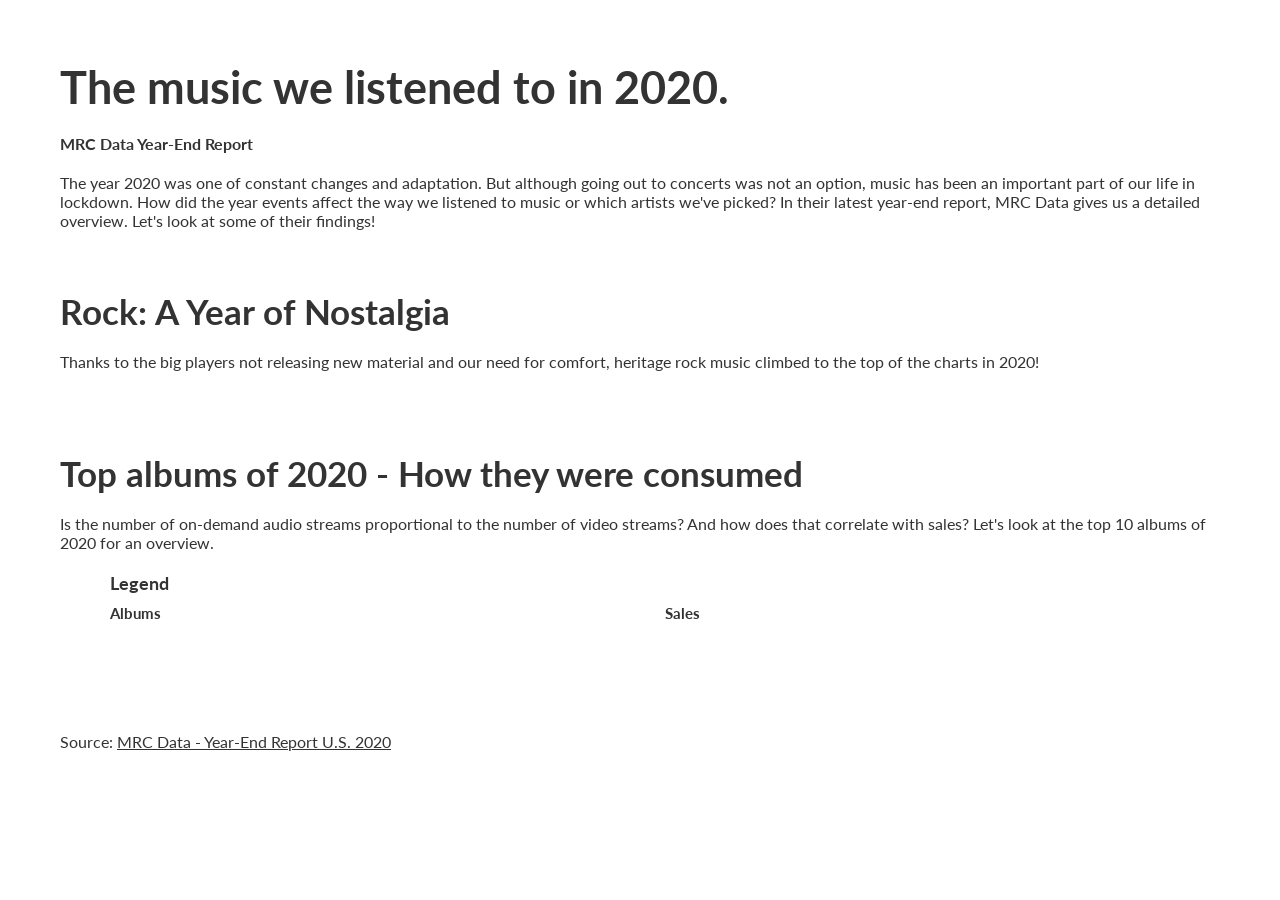
<file: project1_starter/index.html>
<!DOCTYPE html>
<html>
<head>
	<title>Interactive Data Visualization with D3.js - Project 1</title>
	<link rel="stylesheet" type="text/css" href="css/grid.css">
	<link rel="stylesheet" type="text/css" href="css/main.css">
</head>
<body>
	<div class="container">
		<h1>The music we listened to in 2020.</h1>
		<div class="row">
			<div class="col-8">
				<div class="subtitle">MRC Data Year-End Report</div>
				<div class="intro">The year 2020 was one of constant changes and adaptation. But although going out to concerts was not an option, music has been an important part of our life in lockdown. How did the year events affect the way we listened to music or which artists we've picked? In their latest year-end report, MRC Data gives us a detailed overview. Let's look at some of their findings!</div>		
			</div>
		</div>
		<div class="bar-chart-section">
			<h2>Rock: A Year of Nostalgia</h2>
			<div class="row">
				<div class="col-8">
					<div class="section-intro">Thanks to the big players not releasing new material and our need for comfort, heritage rock music climbed to the top of the charts in 2020!</div>		
				</div>
			</div>
			<div class="row">
				<div class="col-6">
					<div id="top-albums"></div>
				</div>
				<div class="col-6">
					<div id="top-songs"></div>
				</div>
			</div>
		</div>

		<div class="bubble-chart-section">
			<h2>Top albums of 2020 - How they were consumed</h2>
			<div class="row">
				<div class="col-8">
					<div class="section-intro">Is the number of on-demand audio streams proportional to the number of video streams? And how does that correlate with sales? Let's look at the top 10 albums of 2020 for an overview.</div>		
				</div>
			</div>
			<div id="bubble-chart"></div>
			<div id="legend">
				<h3>Legend</h3>
				<div class="row">
					<div class="col-5">
						<div class="legend-color">
							<h4>Albums</h4>
						</div>
					</div>
					<div class="col-5">
						<div class="legend-area">
							<h4>Sales</h4>
						</div>
					</div>
				</div>
			</div>
		</div>

		<div class="source">Source: <a href="https://www.musicbusinessworldwide.com/files/2021/01/MRC_Billboard_YEAR_END_2020_US-Final.pdf">MRC Data - Year-End Report U.S. 2020</a></div>
	</div>
	

	<!-- Add Scripts Here -->
	<script src="https://d3js.org/d3.v6.min.js"></script>
	<script src="js/main.js"></script>
	<script src="js/songs.js"></script>
	<script src="js/bubbleChart.js"></script>
</body>
</html>
</file>
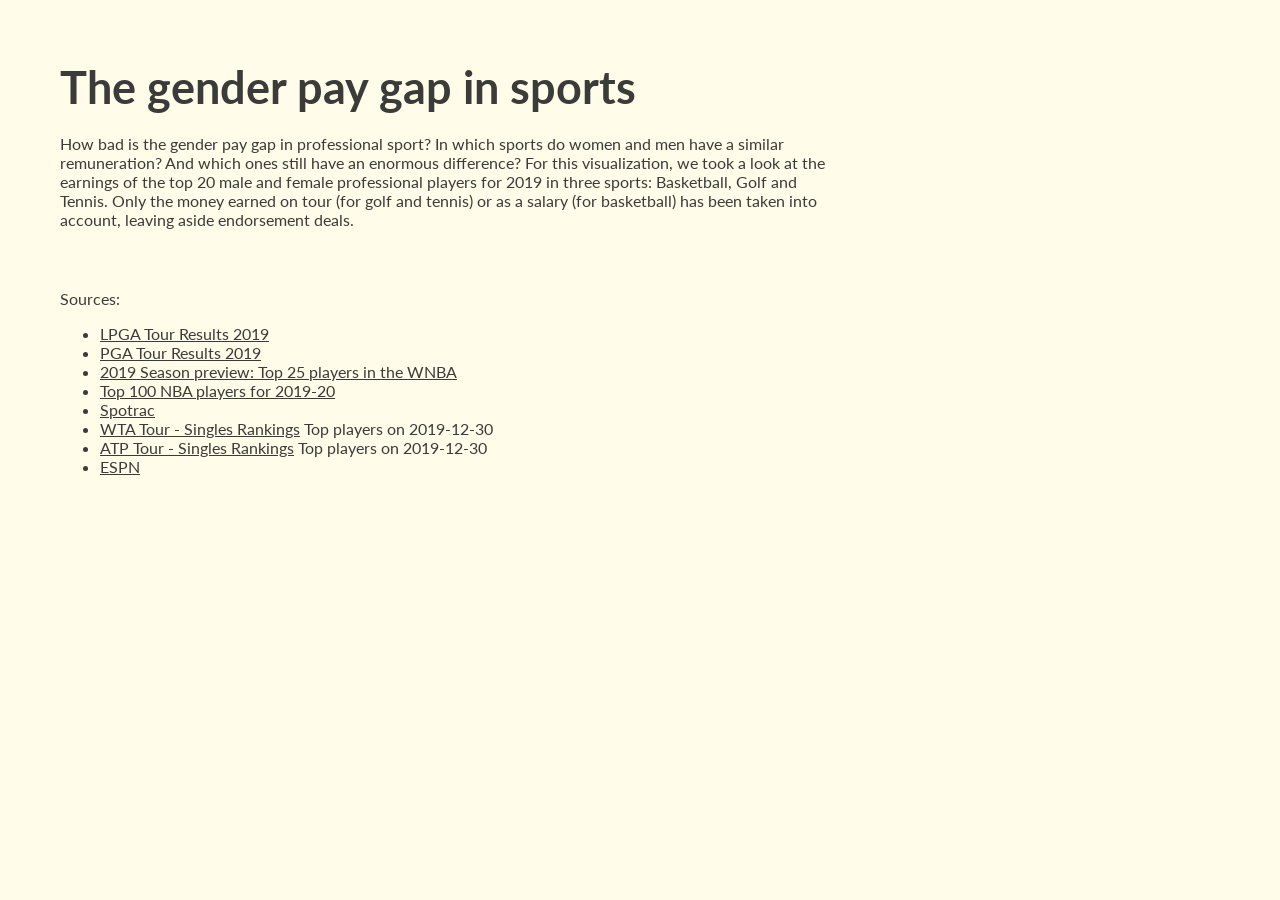
<file: project2_starter/index.html>
<!DOCTYPE html>
<html>
<head>
	<title>Interactive Data Visualization with D3.js - Project 2</title>
	<link rel="stylesheet" type="text/css" href="css/grid.css">
	<link rel="stylesheet" type="text/css" href="css/main.css">
</head>
<body>
	<div class="container">
		<h1>The gender pay gap in sports</h1>
		<div class="row">
			<div class="col-8">
				<div class="intro">How bad is the gender pay gap in professional sport? In which sports do women and men have a similar remuneration? And which ones still have an enormous difference? For this visualization, we took a look at the earnings of the top 20 male and female professional players for 2019 in three sports: Basketball, Golf and Tennis. Only the money earned on tour (for golf and tennis) or as a salary (for basketball) has been taken into account, leaving aside endorsement deals.</div>
			</div>
		</div>
		<div id="viz"></div>
		<div class="tooltip">
			<div class="name"></div>
			<div class="home"></div>
			<div class="earnings">Salary: <span class="salary"></span></div>
		</div>

		<!-- Add source -->
		<div class="source">
			<div class="label">Sources:</div>
			<ul>
				<li><a href="https://www.lpga.com/players/jin-young-ko/98455/results?filters=2019&archive=">LPGA Tour Results 2019</a></li>
				<li><a href="https://www.pgatour.com/content/pgatour/stats/stat.186.y2019.html">PGA Tour Results 2019</a></li>
				<li><a href="https://www.bball-index.com/2019-season-preview-top-25-players-in-the-wnba/">2019 Season preview: Top 25 players in the WNBA</a></li>
				<li><a href="https://www.cbssports.com/nba/news/top-100-nba-players-for-2019-20-lebron-james-edges-kawhi-leonard-for-no-1-zion-williamson-only-rookie-to-make-the-cut/">Top 100 NBA players for 2019-20</a></li>
				<li><a href="https://www.spotrac.com">Spotrac</a></li>
				<li><a href="https://www.wtatennis.com/rankings/singles">WTA Tour - Singles Rankings</a> Top players on 2019-12-30</li>
				<li><a href="https://www.atptour.com/en/rankings/singles">ATP Tour - Singles Rankings</a> Top players on 2019-12-30</li>
				<li><a href="https://www.espn.com/">ESPN</a></li>
			</ul>
		</div>
	</div>
	

	<!-- Add Scripts Here -->
	<script src="https://d3js.org/d3.v6.min.js"></script>
	<!-- <script src="js/histogram.js"></script> -->
	<script src="js/gender-gap.js"></script>
</body>
</html>
</file>
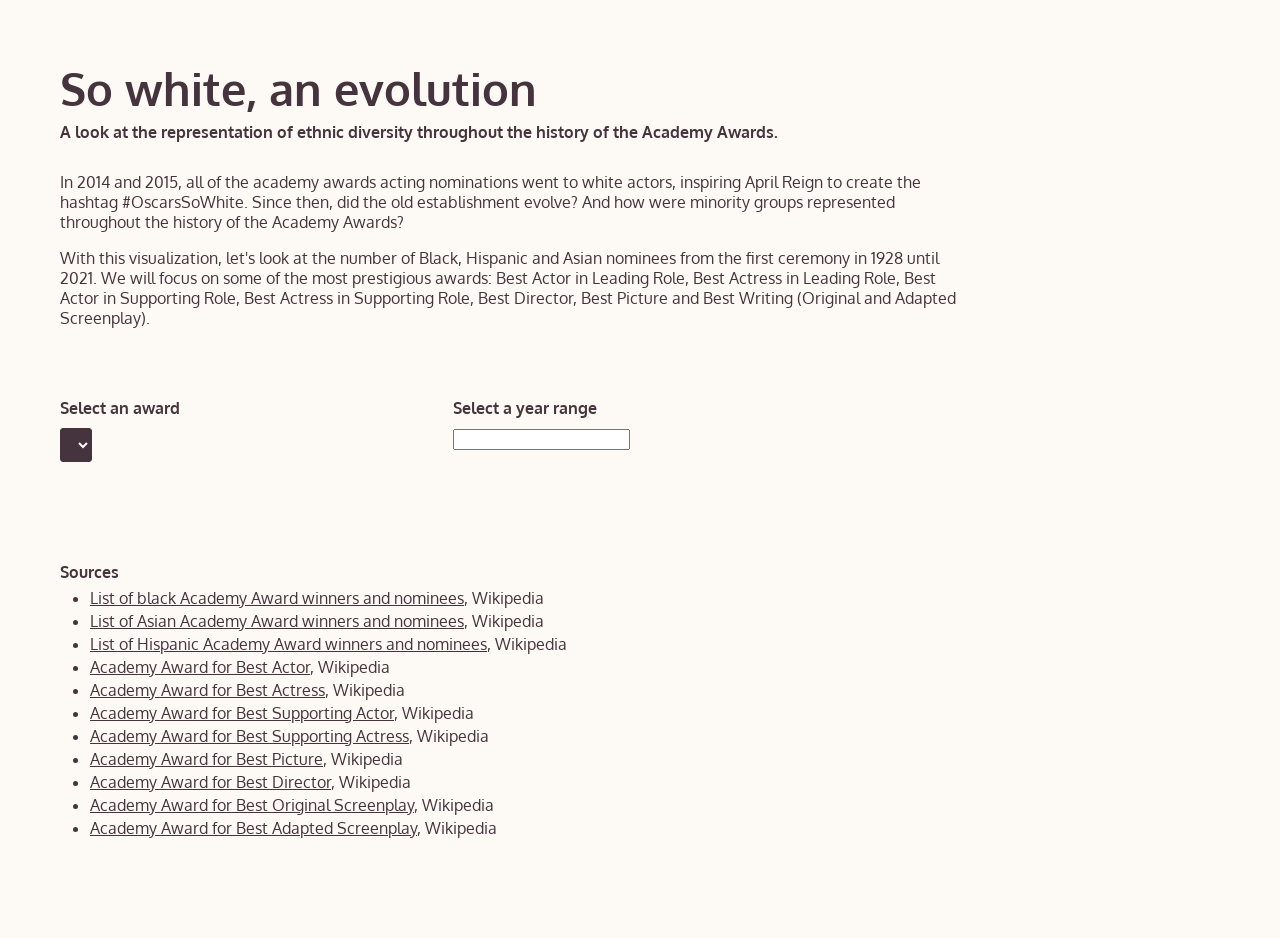
<file: project3_starter/index.html>
<!DOCTYPE html>
<html>
<head>
	<title>Interactive Data Visualization with D3.js - Project 3</title>
	<meta name="viewport" content="width=device-width, initial-scale=1">
	<link rel="stylesheet" type="text/css" href="css/grid.css">
	<link rel="stylesheet" type="text/css" href="css/rSlider.min.css">
	<link rel="stylesheet" type="text/css" href="css/main.css">
</head>
<body>
	<div class="container">
		<h1>So white, an evolution</h1>
		<div class="subtitle">A look at the representation of ethnic diversity throughout the history of the Academy Awards.</div>
		<div class="intro">
			<p>In 2014 and 2015, all of the academy awards acting nominations went to white actors, inspiring April Reign to create the hashtag #OscarsSoWhite. Since then, did the old establishment evolve? And how were minority groups represented throughout the history of the Academy Awards?</p>
			<p>With this visualization, let's look at the number of Black, Hispanic and Asian nominees from the first ceremony in 1928 until 2021. We will focus on some of the most prestigious awards: Best Actor in Leading Role, Best Actress in Leading Role, Best Actor in Supporting Role, Best Actress in Supporting Role, Best Director, Best Picture and Best Writing (Original and Adapted Screenplay).</p>
		</div>

		<div class="filters">
			<div class="row">
				<div class="col-4">
					<div class="filter filter-award">
						<label for="selectAward">Select an award</label>
						<select name="selectAward" id="selectAward"></select>
					</div>
				</div>
				<div class="col-8">
					<div class="filter filter-years">
						<label for="yearsSlider">Select a year range</label>
						<div class="slider-wrapper">
							<div class="slider">
								<input type="text" id="yearsSlider" />
							</div>
						</div>
					</div>
				</div>
			</div>
		</div>

		<div id="viz"></div>
		<div class="legend"></div>

		<div class="sources">
			<div class="sources-label">Sources</div>
			<ul>
				<li><a href="https://en.wikipedia.org/wiki/List_of_black_Academy_Award_winners_and_nominees">List of black Academy Award winners and nominees</a>, Wikipedia</li>
				<li><a href="https://en.wikipedia.org/wiki/List_of_Asian_Academy_Award_winners_and_nominees">List of Asian Academy Award winners and nominees</a>, Wikipedia</li>
				<li><a href="https://en.wikipedia.org/wiki/List_of_Hispanic_Academy_Award_winners_and_nominees">List of Hispanic Academy Award winners and nominees</a>, Wikipedia</li>
				<li><a href="https://en.wikipedia.org/wiki/Academy_Award_for_Best_Actor">Academy Award for Best Actor</a>, Wikipedia</li>
				<li><a href="https://en.wikipedia.org/wiki/Academy_Award_for_Best_Actress">Academy Award for Best Actress</a>, Wikipedia</li>
				<li><a href="https://en.wikipedia.org/wiki/Academy_Award_for_Best_Supporting_Actor">Academy Award for Best Supporting Actor</a>, Wikipedia</li>
				<li><a href="https://en.wikipedia.org/wiki/Academy_Award_for_Best_Supporting_Actress">Academy Award for Best Supporting Actress</a>, Wikipedia</li>
				<li><a href="https://en.wikipedia.org/wiki/Academy_Award_for_Best_Picture">Academy Award for Best Picture</a>, Wikipedia</li>
				<li><a href="https://en.wikipedia.org/wiki/Academy_Award_for_Best_Director">Academy Award for Best Director</a>, Wikipedia</li>
				<li><a href="https://en.wikipedia.org/wiki/Academy_Award_for_Best_Original_Screenplay">Academy Award for Best Original Screenplay</a>, Wikipedia</li>
				<li><a href="https://en.wikipedia.org/wiki/Academy_Award_for_Best_Adapted_Screenplay">Academy Award for Best Adapted Screenplay</a>, Wikipedia</li>
			</ul>
		</div>
	</div>
	

	<!-- Add Scripts Here -->
	<script src="https://d3js.org/d3.v6.min.js"></script>
	<!-- <script src="/d3.min.js"></script> -->
	<script src="js/rSlider.min.js"></script>
	<script src="js/main.js"></script>
	<!-- <script src="js/full sol.js"></script> -->
</body>
</html>
</file>
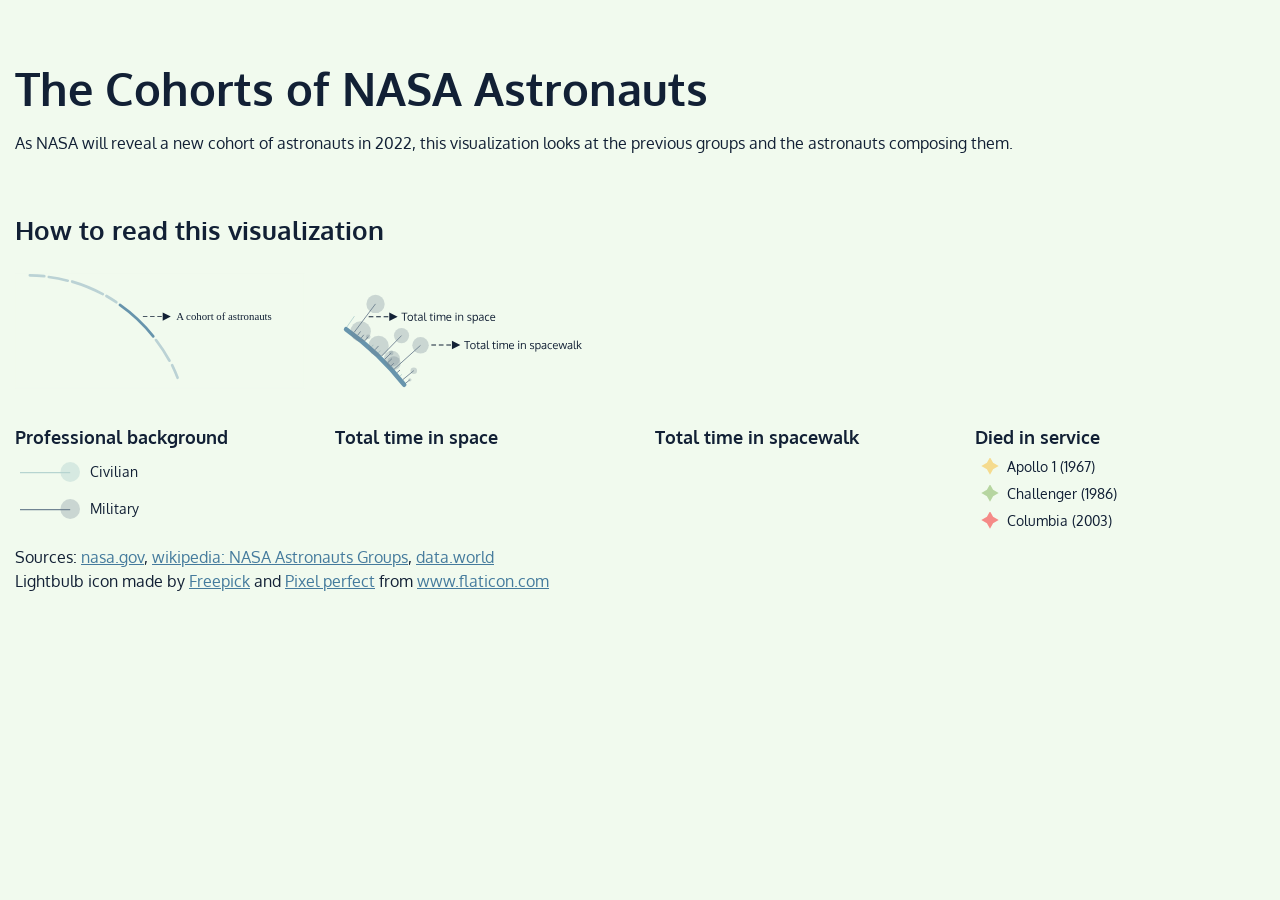
<file: project4_starter/index.html>
<!DOCTYPE html>
<html>
<head>
	<title>Interactive Data Visualization with D3.js - Project 4</title>
	<meta name="viewport" content="width=device-width, initial-scale=1">
	<link rel="stylesheet" type="text/css" href="css/grid.css">
	<link rel="stylesheet" type="text/css" href="css/main.css">
</head>
<body>
	<div class="container">
		<h1>The Cohorts of NASA Astronauts</h1>
		<div class="intro">
			<p>As NASA will reveal a new cohort of astronauts in 2022, this visualization looks at the previous groups and the astronauts composing them.</p>
		</div>

		<div class="legend">
			<h2>How to read this visualization</h2>
			<div class="row">
				<div class="col-3">
					<div class="legend-section cohort"></div>
				</div>
				<div class="col-3">
					<div class="legend-section stats"></div>
				</div>
			</div>
			<div class="row">
				<div class="col-3">
					<div class="legend-section background">
						<h3>Professional background</h3>
						<ul>
							<li class="background civil">Civilian</li>
							<li class="background military">Military</li>
						</ul>
					</div>
				</div>
				<div class="col-3">
					<div class="legend-section flight-time">
						<h3>Total time in space</h3>
					</div>
				</div>
				<div class="col-3">
					<div class="legend-section time-in-spacewalk">
						<h3>Total time in spacewalk</h3>
					</div>
				</div>
				<div class="col-3">
					<div class="legend-section disaster">
						<h3>Died in service</h3>
						<ul>
							<li class="disaster apollo">Apollo 1 (1967)</li>
							<li class="disaster challenger">Challenger (1986)</li>
							<li class="disaster columbia">Columbia (2003)</li>
						</ul>
					</div>
				</div>
			</div>
		</div>

		<div class="instructions hidden">
			<p>Click on a cohort to discover the astronauts it contains</p>
		</div>

		<div class="viz-content">
			<div id="viz"></div>
			<div id="astronauts-list">
				<button class="close"></button>
			</div>
			<div class="legend"></div>
		</div>

		<div class="sources">
			<div class="sources-label">Sources: <a href="https://www.nasa.gov/">nasa.gov</a>, <a href="https://en.wikipedia.org/wiki/NASA_Astronaut_Corps#Selection_groups">wikipedia: NASA Astronauts Groups</a>, <a href="https://data.world/annemariedufour/nasa-astronauts">data.world</a></div>
			<div class="icons">Lightbulb icon made by <a href="https://www.flaticon.com/authors/freepik" title="Freepick" target="_blank" rel="noreferrer">Freepick</a> and <a href="https://www.flaticon.com/authors/pixel-perfect" title="Pixel perfect" target="_blank" rel="noreferrer">Pixel perfect</a> from <a href="https://www.flaticon.com/" title="Flaticon" target="_blank" rel="noreferrer">www.flaticon.com</a></div>
		</div>
	</div>
	

	<!-- Add Scripts Here -->
	<script src="https://d3js.org/d3.v6.min.js"></script>
	<script src="js/helper.js"></script>
	<script src="js/main.js"></script>
</body>
</html>
</file>
<file: project1_starter/css/grid.css>
.container {
  margin-right: auto;
  margin-left: auto;
  padding-right: 20px;
  padding-left: 20px;
  width: 100%;
  max-width: 1200px;
}
.row {
  display: flex;
  flex-wrap: wrap;
  margin-left: -(20px/2);
  margin-right: -(20px/2);
}
.col,
[class^="col-"],
[class*=" col-"] {
  position: relative;
  width: 100%;
  min-height: 1px;
  padding-right: 20px/2;
  padding-left: 20px/2;
  flex-basis: 0;
  flex-grow: 1;
  max-width: 100%;
}
.col-12 {
  flex: 0 0 12*100%/12;
  max-width: 12*100%/12;
}
.col-11 {
  flex: 0 0 11*100%/12;
  max-width: 11*100%/12;
}
.col-10 {
  flex: 0 0 10*100%/12;
  max-width: 10*100%/12;
}
.col-9 {
  flex: 0 0 9*100%/12;
  max-width: 9*100%/12;
}
.col-8 {
  flex: 0 0 8*100%/12;
  max-width: 8*100%/12;
}
.col-7 {
  flex: 0 0 7*100%/12;
  max-width: 7*100%/12;
}
.col-6 {
  flex: 0 0 6*100%/12;
  max-width: 6*100%/12;
}
.col-5 {
  flex: 0 0 5*100%/12;
  max-width: 5*100%/12;
}
.col-4 {
  flex: 0 0 4*100%/12;
  max-width: 4*100%/12;
}
.col-3 {
  flex: 0 0 3*100%/12;
  max-width: 3*100%/12;
}
.col-2 {
  flex: 0 0 2*100%/12;
  max-width: 2*100%/12;
}
.col-1 {
  flex: 0 0 1*100%/12;
  max-width: 1*100%/12;
}
</file>
<file: project1_starter/css/main.css>
@import url('https://fonts.googleapis.com/css2?family=Lato:wght@400;700&display=swap');

html {
  -webkit-font-smoothing: antialiased;
  box-sizing: border-box;
}
*, ::after, ::before {
  box-sizing: inherit;
}
body {
  margin: 0;
  font-family: 'Lato', sans-serif;
  font-size: 16px;
  font-weight: 400;
  color: #333;
}
h1, h2, h3, h4 {
  font-weight: 700;
}
h1 {
  margin: 60px 0 20px;
  font-size: 45px;
}
h2 {
  margin: 60px 0 20px;
  font-size: 35px;
}
h3 {
  margin: 0 0 10px;
  font-size: 18px;
}
h4 {
  margin: 0 0 10px;
  font-size: 15px;
}
a {
  color: #333;
}

/* Layout */
.subtitle {
  margin-bottom: 20px;
  font-weight: 700;
}
.section-intro {
  margin-bottom: 20px;
}
.source {
  margin: 100px 0 30px;
}
.label {
  font-size: 13px;
}

/* Legend */
#legend {
  margin-left: 50px;
}
ul {
  margin: 10px 0;
  padding-left: 0;
  list-style: none;
}
li {
  display: flex;
  margin: 5px 0;
  font-size: 14px;
}
li span {
  flex-shrink: 0;
}
.legend-circle {
  margin-top: 4px;
  margin-right: 7px;
  width: 10px;
  height: 10px;
  border-radius: 50%;
}
</file>
<file: project2_starter/css/grid.css>
.container {
  margin-right: auto;
  margin-left: auto;
  padding-right: 20px;
  padding-left: 20px;
  width: 100%;
  max-width: 1200px;
}
.row {
  display: flex;
  flex-wrap: wrap;
  margin-left: -10px;
  margin-right: -10px;
}
.col,
[class^="col-"],
[class*=" col-"] {
  position: relative;
  width: 100%;
  min-height: 1px;
  padding-right: 10px;
  padding-left: 10px;
  flex-basis: 0;
  flex-grow: 1;
  max-width: 100%;
}
.col-12 {
  flex: 0 0 100%;
  max-width: 100%;
}
.col-11 {
  flex: 0 0 91.67%;
  max-width: 91.67%;
}
.col-10 {
  flex: 0 0 83.33%;
  max-width: 83.33%;
}
.col-9 {
  flex: 0 0 75%;
  max-width: 75%;
}
.col-8 {
  flex: 0 0 66.67%;
  max-width: 66.67%;
}
.col-7 {
  flex: 0 0 58.33%;
  max-width: 58.33%;
}
.col-6 {
  flex: 0 0 50%;
  max-width: 50%;
}
.col-5 {
  flex: 0 0 41.67%;
  max-width: 41.67%;
}
.col-4 {
  flex: 0 0 33.33%;
  max-width: 33.33%;
}
.col-3 {
  flex: 0 0 25%;
  max-width: 25%;
}
.col-2 {
  flex: 0 0 16.67%;
  max-width: 16.67%;
}
.col-1 {
  flex: 0 0 8.33%;
  max-width: 8.33%;
}
</file>
<file: project2_starter/css/main.css>
@import url('https://fonts.googleapis.com/css2?family=Lato:wght@400;700&display=swap');

html {
  -webkit-font-smoothing: antialiased;
  box-sizing: border-box;
}
*, ::after, ::before {
  box-sizing: inherit;
}
body {
  margin: 0;
  background-color: #FFFDE9;
  font-family: 'Lato', sans-serif;
  font-size: 16px;
  font-weight: 400;
  color: #3B3B39;
  fill: #3B3B39;
}
h1, h2, h3, h4 {
  font-weight: 700;
}
h1 {
  margin: 60px 0 20px;
  font-size: 45px;
}
h2 {
  margin: 60px 0 20px;
  font-size: 35px;
}
h3 {
  margin: 0 0 10px;
  font-size: 18px;
}
h4 {
  margin: 0 0 10px;
  font-size: 15px;
}
a {
  color: #3B3B39;
}

.intro {
  margin-bottom: 30px;
}
.source {
  margin-top: 30px;
}

/* Tooltip */
.tooltip {
  position: absolute;
  top: -9000rem;
  left: -9000rem;
  padding: 10px 15px;
  background-color: rgba(176,176,171, 0.8);
  border-radius: 3px;
  font-size: 14px;
  opacity: 0;
  transition: opacity 0.1s ease-in;
}
.tooltip.visible {
  opacity: 1;
  transition-timing-function: ease-in-out;
}
.tooltip div {
  margin: 3px 0;
}
.tooltip .name,
.tooltip .salary {
  font-weight: 700;
}
</file>
<file: project3_starter/css/grid.css>
.container {
  margin-right: auto;
  margin-left: auto;
  padding-right: 20px;
  padding-left: 20px;
  width: 100%;
  max-width: 1200px;
}
.row {
  display: flex;
  flex-wrap: wrap;
  margin-left: -10px;
  margin-right: -10px;
}
.col,
[class^="col-"],
[class*=" col-"] {
  position: relative;
  width: 100%;
  min-height: 1px;
  padding-right: 10px;
  padding-left: 10px;
  flex-basis: 0;
  flex-grow: 1;
  max-width: 100%;
}
.col-12 {
  flex: 0 0 100%;
  max-width: 100%;
}
.col-11 {
  flex: 0 0 91.67%;
  max-width: 91.67%;
}
.col-10 {
  flex: 0 0 83.33%;
  max-width: 83.33%;
}
.col-9 {
  flex: 0 0 75%;
  max-width: 75%;
}
.col-8 {
  flex: 0 0 66.67%;
  max-width: 66.67%;
}
.col-7 {
  flex: 0 0 58.33%;
  max-width: 58.33%;
}
.col-6 {
  flex: 0 0 50%;
  max-width: 50%;
}
.col-5 {
  flex: 0 0 41.67%;
  max-width: 41.67%;
}
.col-4 {
  flex: 0 0 33.33%;
  max-width: 33.33%;
}
.col-3 {
  flex: 0 0 25%;
  max-width: 25%;
}
.col-2 {
  flex: 0 0 16.67%;
  max-width: 16.67%;
}
.col-1 {
  flex: 0 0 8.33%;
  max-width: 8.33%;
}
@media screen and (max-width: 768px) {
  [class^="col-"],
  [class*=" col-"] {
    flex: 0 0 100%;
    max-width: 100%;
  }
}
</file>
<file: project3_starter/css/main.css>
@import url('https://fonts.googleapis.com/css2?family=Oxygen:wght@400;700&display=swap');

html {
  -webkit-font-smoothing: antialiased;
  box-sizing: border-box;
}
*, ::after, ::before {
  box-sizing: inherit;
}
body {
  margin: 0;
  background-color: #FDF9F5;
  font-family: 'Oxygen', sans-serif;
  font-size: 16px;
  font-weight: 400;
  color: #45343D;
  fill: #45343D;
}
h1, h2, h3, h4 {
  font-weight: 700;
}
h1 {
  margin: 60px 0 5px;
  font-size: 45px;
}
h2 {
  margin: 60px 0 20px;
  font-size: 35px;
}
h3 {
  margin: 0 0 10px;
  font-size: 18px;
}
h4 {
  margin: 0 0 10px;
  font-size: 15px;
}
a {
  color: #45343D;
}

.hidden {
  display: none;
}

/* Introduction */
.subtitle {
  font-weight: 700;
}
.intro {
  max-width: 900px;
  margin: 30px 0;
}

/* Filters */
.filters {
  margin: 70px 0 50px;
}
.filters label {
  display: block;
  margin-bottom: 10px;
  font-weight: 700;
}
.filters select {
  padding: 5px;
  font-family: 'Oxygen', sans-serif;
  font-size: 16px;
  color: #FDF9F5;
  font-weight: 700;
  background-color: #45343D;
  border-color: #45343D;
  border-radius: 3px;
}
.filters .rs-container {
  font-family: 'Oxygen', sans-serif;
}
.filters .rs-tooltip {
  top: 60px;
  color: #FDF9F5;
  font-weight: 700;
  background-color: #45343D;
  border-color: #45343D;
}
.filters .rs-container .rs-scale span ins {
  margin-top: 29px;
  font-size: 13px;
  color: #45343D;
}
.filters .rs-container .rs-scale span::before {
  background-color: #45343D;
}
.filters .rs-container .rs-bg {
  background-color: #C1B9BA;
  border-color: #C1B9BA;
}
.filters .rs-container .rs-selected {
  background-color: #45343D;
  border-color: #45343D;
}
@media screen and (max-width: 768px) {
  .filter {
    margin-bottom: 30px;
  }
}

/* Legend */
.legend ul {
  display: flex;
  justify-content: space-between;
  margin: 30px 160px 30px 60px;
  padding-left: 0;
  list-style: none;
}
.legend ul li {
  display: flex;
  align-items: center;
}
.legend ul .legend-color {
  margin-right: 10px;
  width: 50px;
  height: 25px;
}
@media screen and (max-width: 768px) {
  .legend ul {
    flex-direction: column;
    margin-left: 0;
    margin-right: 0;
  }
}

/* Sources */
.sources {
  margin: 100px 0;
}
.sources-label {
  font-weight: 700;
}
.sources ul {
  margin: 6px 0;
  padding-left: 30px;
}
.sources ul li {
  margin: 3px 0;
}
</file>
<file: project4_starter/css/grid.css>
.container {
  margin-right: auto;
  margin-left: auto;
  padding-right: 15px;
  padding-left: 15px;
  width: 100%;
  max-width: 1480px;
}
.row {
  display: flex;
  flex-wrap: wrap;
  margin-left: -15px;
  margin-right: -15px;
}
.col,
[class^="col-"],
[class*=" col-"] {
  position: relative;
  width: 100%;
  min-height: 1px;
  padding-right: 15px;
  padding-left: 15px;
  flex-basis: 0;
  flex-grow: 1;
  max-width: 100%;
}
.col-12 {
  flex: 0 0 100%;
  max-width: 100%;
}
.col-11 {
  flex: 0 0 91.67%;
  max-width: 91.67%;
}
.col-10 {
  flex: 0 0 83.33%;
  max-width: 83.33%;
}
.col-9 {
  flex: 0 0 75%;
  max-width: 75%;
}
.col-8 {
  flex: 0 0 66.67%;
  max-width: 66.67%;
}
.col-7 {
  flex: 0 0 58.33%;
  max-width: 58.33%;
}
.col-6 {
  flex: 0 0 50%;
  max-width: 50%;
}
.col-5 {
  flex: 0 0 41.67%;
  max-width: 41.67%;
}
.col-4 {
  flex: 0 0 33.33%;
  max-width: 33.33%;
}
.col-3 {
  flex: 0 0 25%;
  max-width: 25%;
}
.col-2 {
  flex: 0 0 16.67%;
  max-width: 16.67%;
}
.col-1 {
  flex: 0 0 8.33%;
  max-width: 8.33%;
}
@media screen and (max-width: 768px) {
  [class^="col-"],
  [class*=" col-"] {
    flex: 0 0 100%;
    max-width: 100%;
  }
}
</file>
<file: project4_starter/css/main.css>
@import url('https://fonts.googleapis.com/css2?family=Oxygen:wght@400;700&display=swap');

html {
  -webkit-font-smoothing: antialiased;
  box-sizing: border-box;
}
*, ::after, ::before {
  box-sizing: inherit;
}
body {
  margin: 0;
  background-color: #F1FAEE;
  font-family: 'Oxygen', sans-serif;
  font-size: 16px;
  font-weight: 400;
  color: #122035;
  fill: #122035;
}
h1, h2, h3, h4 {
  font-weight: 700;
}
h1 {
  margin: 60px 0 5px;
  font-size: 45px;
}
h2 {
  margin: 60px 0 20px;
  font-size: 26px;
}
h3 {
  margin: 30px 0 0;
  font-size: 18px;
}
a {
  color: #457B9D;
}

.hidden {
  display: none !important;
}


.viz-content {
  position: relative;
}

/* Infobox close button */
#astronauts-list .close {
  position: absolute;
  top: -20px;
  left: 180px;
  width: 15px;
  height: 15px;
  background-color: transparent;
  background-image: url('../assets/close.svg');
  background-repeat: no-repeat;
  background-size: contain;
  background-position: center;
  border: none;
  opacity: 0;
  cursor: pointer;
}

/* Legend */
.legend-section.cohort,
.legend-section.stats {
  height: 130px;
  background-image: url('../assets/legend-cohorts.svg');
  background-repeat: no-repeat;
  background-size: contain;
  background-position: 0 center;
}
.legend-section.cohort {
  background-image: url('../assets/legend-cohorts.svg');
}
.legend-section.stats {
  background-image: url('../assets/legend-stats.svg');
}

.legend-section ul {
  margin-top: 0;
  padding-left: 5px;
  list-style: none;
}
.legend-section li {
  margin: 10px 0;
  font-size: 14px;
}
.legend-section.background li {
  position: relative;
  padding: 5px 0 5px 70px;
}
.legend-section.background li::before {
  content: '';
  position: absolute;
  top: 4px;
  left: 0;
  width: 60px;
  height: 20px;
  background-repeat: no-repeat;
  background-position: 0 0;
  background-size: contain;
}
.legend-section.background li.civil::before {
  background-image: url('../assets/legend-civilian.svg');
}
.legend-section.background li.military::before {
  background-image: url('../assets/legend-military.svg');
}
.legend-section.disaster li {
  position: relative;
  padding-left: 27px;
}
.legend-section.disaster li::before {
  content: '';
  position: absolute;
  top: 0;
  left: 0;
  width: 20px;
  height: 20px;
  background-repeat: no-repeat;
  background-position: 0 -2px;
  background-size: 20px auto;
  opacity: 0.6;
}
.legend-section.disaster li.apollo::before {
  background-image: url('../assets/star_yellow.svg');
}
.legend-section.disaster li.challenger::before {
  background-image: url('../assets/star_green.svg');
}
.legend-section.disaster li.columbia::before {
  background-image: url('../assets/star_red.svg');
}

/* Instructions */
.instructions {
  display: inline-block;
  margin-top: 60px;
  padding: 10px 25px 10px 50px;
  font-weight: 700;
  background-color: #BBD2D5;
  background-image: url('../assets/lamp.svg');
  background-repeat: no-repeat;
  background-size: auto 30px;
  background-position: 14px 18px;
  border-radius: 3px;
}

/* Sources */
.sources {
  margin-bottom: 30px;
  line-height: 1.5;
}
</file>
<file: project3_starter/css/rSlider.min.css>
.rs-container *{box-sizing:border-box;-webkit-touch-callout:none;-webkit-user-select:none;-khtml-user-select:none;-moz-user-select:none;-ms-user-select:none;user-select:none}.rs-container{font-family:Arial,Helvetica,sans-serif;height:45px;position:relative}.rs-container .rs-bg,.rs-container .rs-selected{background-color:#eee;border:1px solid #ededed;height:10px;left:0;position:absolute;top:5px;width:100%;border-radius:3px}.rs-container .rs-selected{background-color:#00b3bc;border:1px solid #00969b;transition:all .2s linear;width:0}.rs-container.disabled .rs-selected{background-color:#ccc;border-color:#bbb}.rs-container .rs-pointer{background-color:#fff;border:1px solid #bbb;border-radius:4px;cursor:pointer;height:20px;left:-10px;position:absolute;top:0;transition:all .2s linear;width:30px;box-shadow:inset 0 0 1px #FFF,inset 0 1px 6px #ebebeb,1px 1px 4px rgba(0,0,0,.1)}.rs-container.disabled .rs-pointer{border-color:#ccc;cursor:default}.rs-container .rs-pointer::after,.rs-container .rs-pointer::before{content:'';position:absolute;width:1px;height:9px;background-color:#ddd;left:12px;top:5px}.rs-container .rs-pointer::after{left:auto;right:12px}.rs-container.sliding .rs-pointer,.rs-container.sliding .rs-selected{transition:none}.rs-container .rs-scale{left:0;position:absolute;top:5px;white-space:nowrap}.rs-container .rs-scale span{float:left;position:relative}.rs-container .rs-scale span::before{background-color:#ededed;content:"";height:8px;left:0;position:absolute;top:10px;width:1px}.rs-container.rs-noscale span::before{display:none}.rs-container.rs-noscale span:first-child::before,.rs-container.rs-noscale span:last-child::before{display:block}.rs-container .rs-scale span:last-child{margin-left:-1px;width:0}.rs-container .rs-scale span ins{color:#333;display:inline-block;font-size:12px;margin-top:20px;text-decoration:none}.rs-container.disabled .rs-scale span ins{color:#999}.rs-tooltip{color:#333;width:auto;min-width:60px;height:30px;background:#fff;border:1px solid #00969b;border-radius:3px;position:absolute;transform:translate(-50%,-35px);left:13px;text-align:center;font-size:13px;padding:6px 10px 0}.rs-container.disabled .rs-tooltip{border-color:#ccc;color:#999}
</file>
